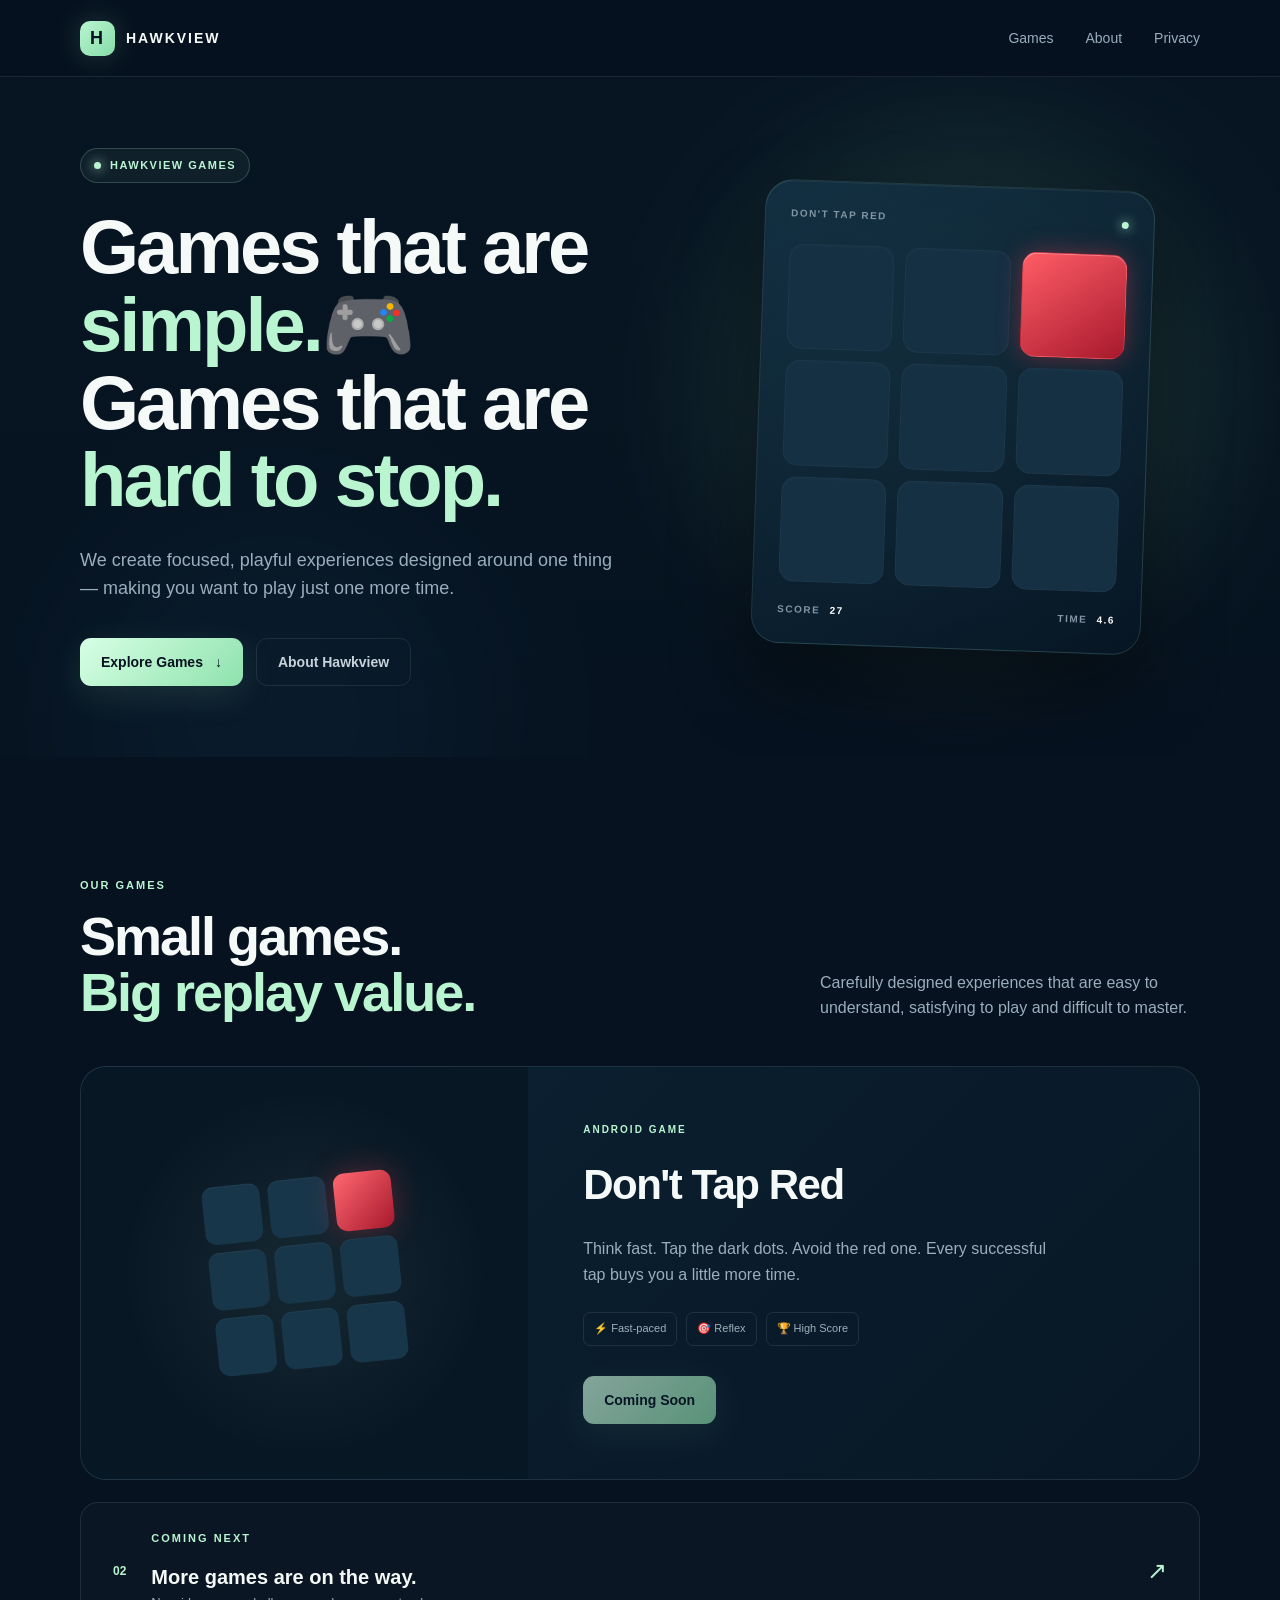
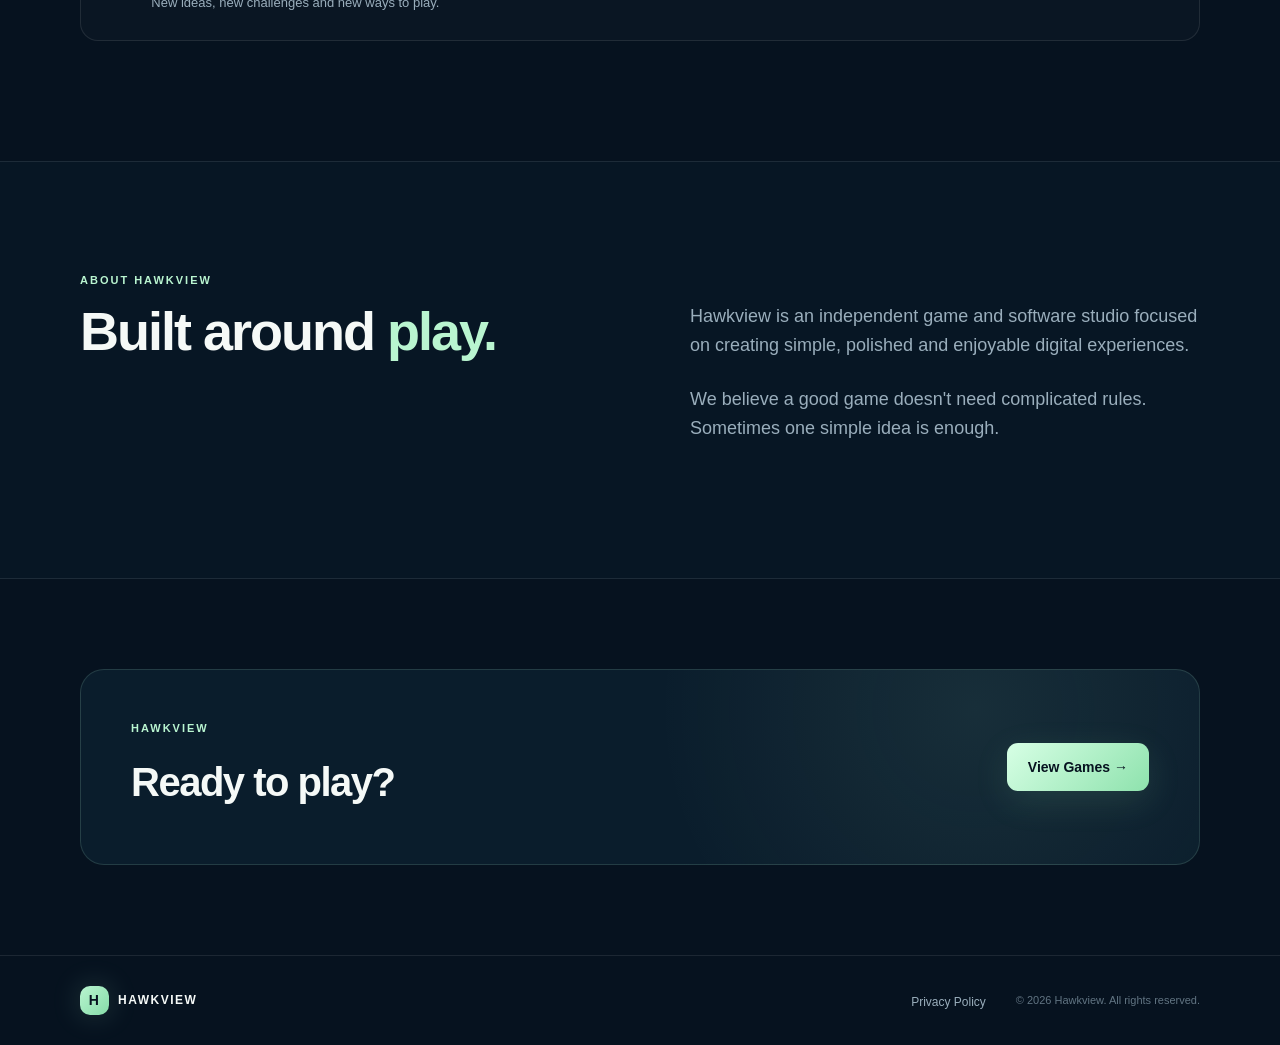
<file: index.html>
<!DOCTYPE html>
<html lang="en">
<head>
  <meta charset="UTF-8">
  <meta name="viewport" content="width=device-width, initial-scale=1.0">

  <title>Hawkview Games — Play. Challenge. Repeat.</title>
  <meta name="description" content="Hawkview creates simple, addictive and entertaining games for mobile and web.">

  <link rel="stylesheet" href="style.css">
</head>

<body>

  <header class="header">
    <div class="container nav">

      <a href="index.html" class="brand">
        <span class="brand-mark">H</span>
        <span>HAWKVIEW</span>
      </a>

      <nav>
        <a href="#games">Games</a>
        <a href="#about">About</a>
        <a href="privacy.html">Privacy</a>
      </nav>

    </div>
  </header>


  <main>

    <!-- HERO -->

    <section class="hero">

      <div class="hero-glow glow-one"></div>
      <div class="hero-glow glow-two"></div>

      <div class="container hero-content">

        <div class="hero-copy">

          <div class="pill">
            <span class="pulse"></span>
            HAWKVIEW GAMES
          </div>

          <h1>
            Games that are
            <span>simple.🎮</span><br>
            Games that are
            <span>hard to stop.</span>
          </h1>

          <p>
            We create focused, playful experiences designed around one thing —
            making you want to play just one more time.
          </p>

          <div class="hero-buttons">
            <a href="#games" class="button primary">
              Explore Games
              <span>↓</span>
            </a>

            <a href="#about" class="button ghost">
              About Hawkview
            </a>
          </div>

        </div>


        <!-- GAME VISUAL -->

        <div class="hero-visual">

          <div class="game-preview">

            <div class="preview-top">
              <span>DON'T TAP RED</span>
              <span class="live-dot"></span>
            </div>

            <div class="game-grid">

              <div class="dot"></div>
              <div class="dot"></div>
              <div class="dot red"></div>

              <div class="dot"></div>
              <div class="dot"></div>
              <div class="dot"></div>

              <div class="dot"></div>
              <div class="dot"></div>
              <div class="dot"></div>

            </div>

            <div class="preview-bottom">
              <span>SCORE <strong>27</strong></span>
              <span>TIME <strong>4.6</strong></span>
            </div>

          </div>

        </div>

      </div>

    </section>


    <!-- GAMES -->

    <section class="games" id="games">

      <div class="container">

        <div class="section-heading">
          <div>
            <div class="section-label">OUR GAMES</div>
            <h2>Small games.<br><span>Big replay value.</span></h2>
          </div>

          <p>
            Carefully designed experiences that are easy to understand,
            satisfying to play and difficult to master.
          </p>
        </div>


        <div class="game-card">

          <div class="game-card-visual">

            <div class="mini-grid">
              <i></i>
              <i></i>
              <i class="red-dot"></i>
              <i></i>
              <i></i>
              <i></i>
              <i></i>
              <i></i>
              <i></i>
            </div>

          </div>


          <div class="game-card-content">

            <div class="game-tag">ANDROID GAME</div>

            <h3>Don't Tap Red</h3>

            <p>
              Think fast. Tap the dark dots. Avoid the red one.
              Every successful tap buys you a little more time.
            </p>

            <div class="game-meta">
              <span>⚡ Fast-paced</span>
              <span>🎯 Reflex</span>
              <span>🏆 High Score</span>
            </div>

            <a href="#" class="button primary disabled">
              Coming Soon
            </a>

          </div>

        </div>


        <div class="coming-card">

          <div class="coming-number">02</div>

          <div>
            <div class="section-label">COMING NEXT</div>
            <h3>More games are on the way.</h3>
            <p>
              New ideas, new challenges and new ways to play.
            </p>
          </div>

          <div class="arrow">↗</div>

        </div>

      </div>

    </section>


    <!-- ABOUT -->

    <section class="about" id="about">

      <div class="container about-grid">

        <div>
          <div class="section-label">ABOUT HAWKVIEW</div>

          <h2>
            Built around
            <span>play.</span>
          </h2>
        </div>

        <div class="about-copy">

          <p>
            Hawkview is an independent game and software studio focused on
            creating simple, polished and enjoyable digital experiences.
          </p>

          <p>
            We believe a good game doesn't need complicated rules.
            Sometimes one simple idea is enough.
          </p>

        </div>

      </div>

    </section>


    <!-- CTA -->

    <section class="cta">

      <div class="container">

        <div class="cta-box">

          <div>
            <div class="section-label">HAWKVIEW</div>
            <h2>Ready to play?</h2>
          </div>

          <a href="#games" class="button primary">
            View Games →
          </a>

        </div>

      </div>

    </section>

  </main>


  <footer>

    <div class="container footer-content">

      <div class="footer-brand">
        <span class="brand-mark small">H</span>
        <span>HAWKVIEW</span>
      </div>

      <div class="footer-links">
        <a href="privacy.html">Privacy Policy</a>
      </div>

      <div class="copyright">
        © 2026 Hawkview. All rights reserved.
      </div>

    </div>

  </footer>

</body>
</html>
</file>
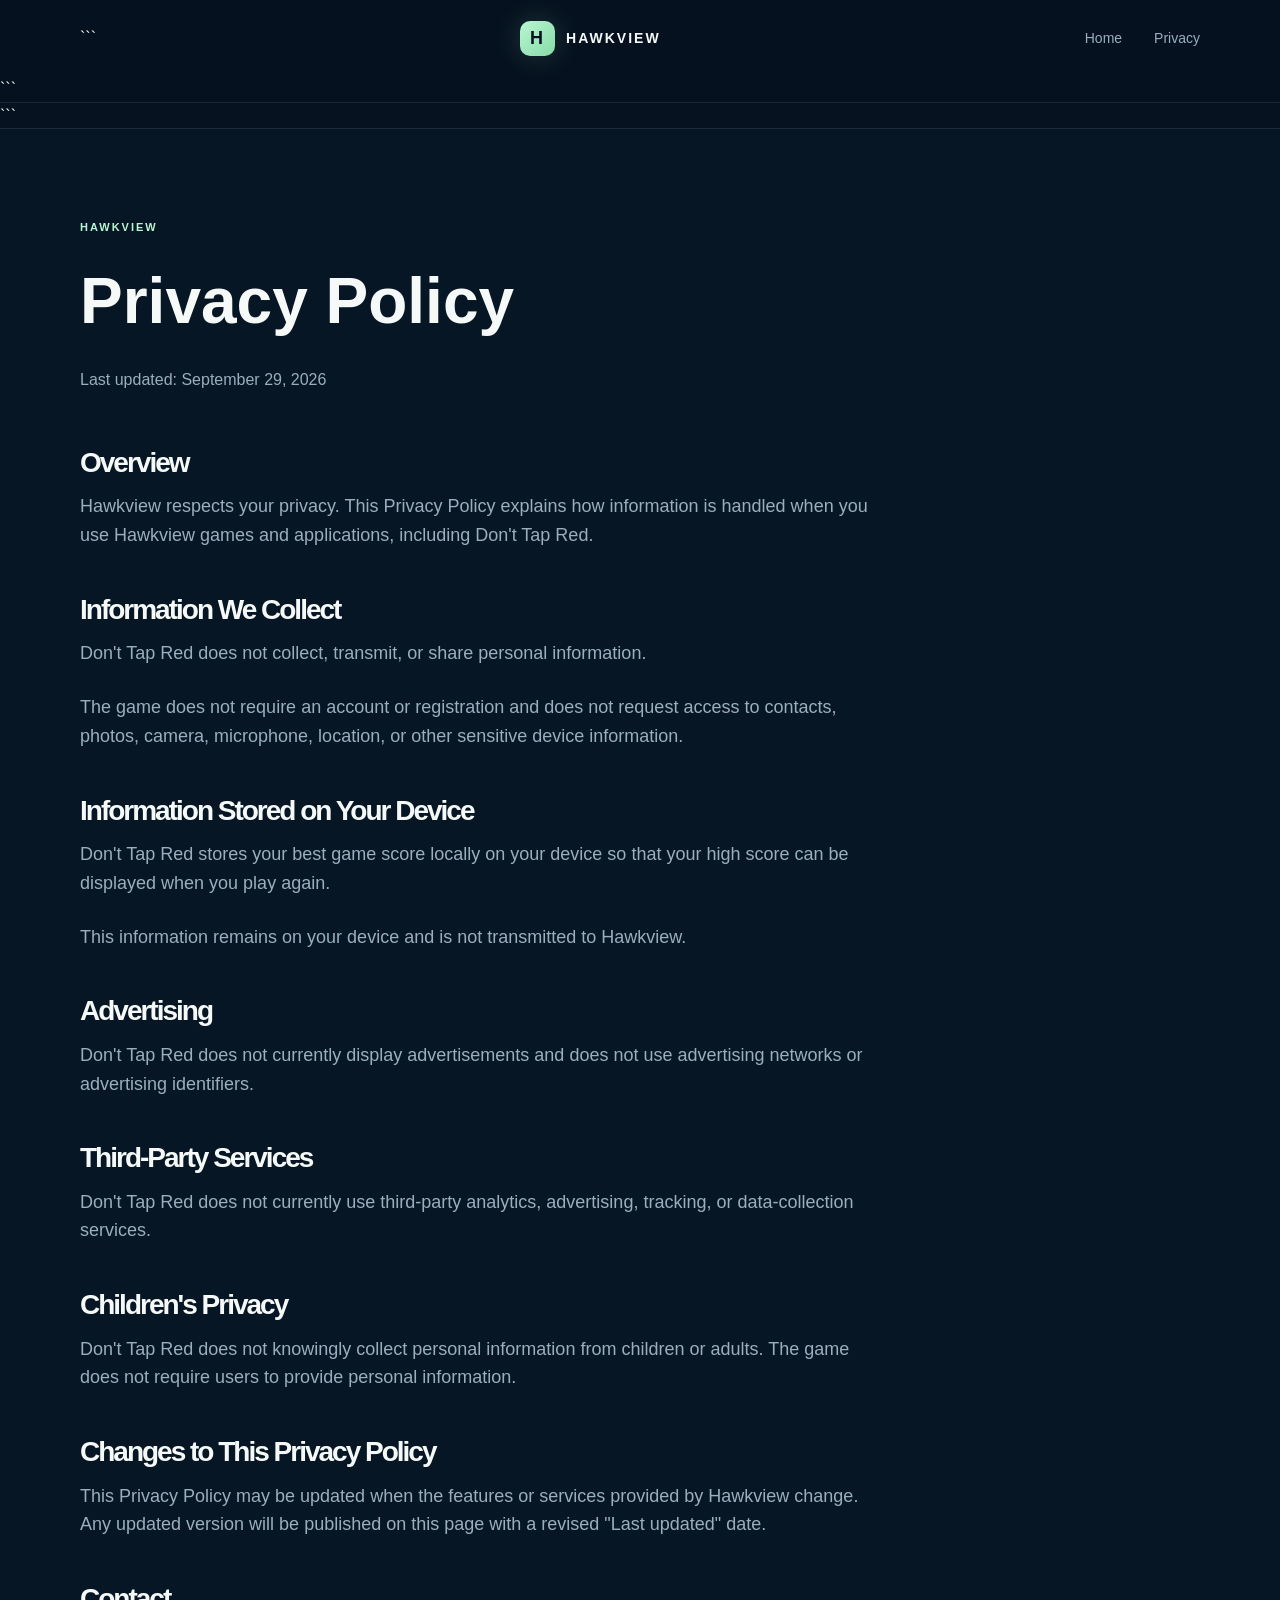
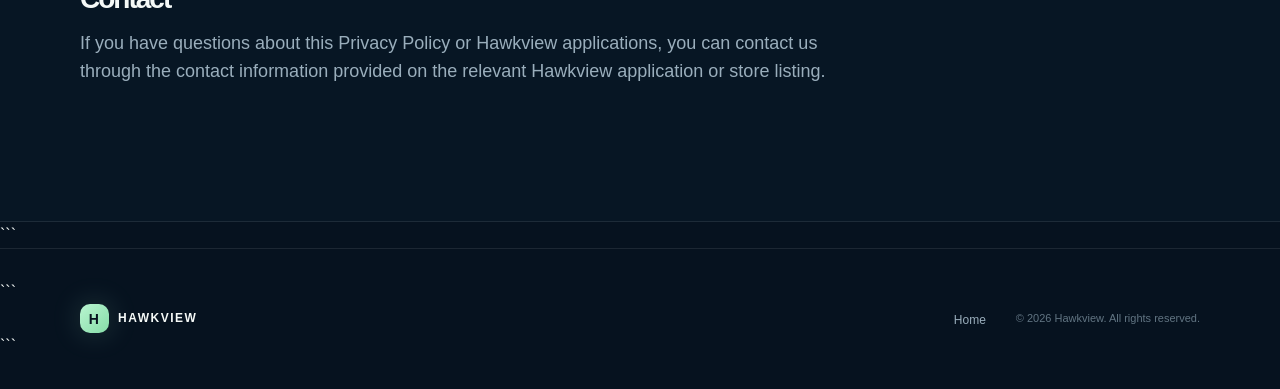
<file: privacy.html>
<!DOCTYPE html>

<html lang="en">
<head>
  <meta charset="UTF-8">
  <meta name="viewport" content="width=device-width, initial-scale=1.0">

  <title>Privacy Policy — Hawkview</title>
  <meta name="description" content="Privacy Policy for Hawkview games and applications.">

  <link rel="stylesheet" href="style.css">
</head>

<body>

  <header class="header">
    <div class="container nav">

```
  <a href="index.html" class="brand">
    <span class="brand-mark">H</span>
    <span>HAWKVIEW</span>
  </a>

  <nav>
    <a href="index.html">Home</a>
    <a href="privacy.html">Privacy</a>
  </nav>

</div>
```

  </header>

  <main>

```
<section class="about" style="padding-top: 90px;">

  <div class="container">

    <div class="section-label">HAWKVIEW</div>

    <h1 style="font-size: clamp(42px, 6vw, 64px); margin-bottom: 15px;">
      Privacy Policy
    </h1>

    <p style="color: var(--muted); margin-bottom: 55px;">
      Last updated: September 29, 2026
    </p>


    <div class="about-copy" style="max-width: 800px; padding-top: 0;">

      <h2 style="font-size: 28px; margin-bottom: 15px;">
        Overview
      </h2>

      <p>
        Hawkview respects your privacy. This Privacy Policy explains how
        information is handled when you use Hawkview games and applications,
        including Don't Tap Red.
      </p>


      <h2 style="font-size: 28px; margin: 45px 0 15px;">
        Information We Collect
      </h2>

      <p>
        Don't Tap Red does not collect, transmit, or share personal
        information.
      </p>

      <p>
        The game does not require an account or registration and does not
        request access to contacts, photos, camera, microphone, location,
        or other sensitive device information.
      </p>


      <h2 style="font-size: 28px; margin: 45px 0 15px;">
        Information Stored on Your Device
      </h2>

      <p>
        Don't Tap Red stores your best game score locally on your device so
        that your high score can be displayed when you play again.
      </p>

      <p>
        This information remains on your device and is not transmitted to
        Hawkview.
      </p>


      <h2 style="font-size: 28px; margin: 45px 0 15px;">
        Advertising
      </h2>

      <p>
        Don't Tap Red does not currently display advertisements and does
        not use advertising networks or advertising identifiers.
      </p>


      <h2 style="font-size: 28px; margin: 45px 0 15px;">
        Third-Party Services
      </h2>

      <p>
        Don't Tap Red does not currently use third-party analytics,
        advertising, tracking, or data-collection services.
      </p>


      <h2 style="font-size: 28px; margin: 45px 0 15px;">
        Children's Privacy
      </h2>

      <p>
        Don't Tap Red does not knowingly collect personal information from
        children or adults. The game does not require users to provide
        personal information.
      </p>


      <h2 style="font-size: 28px; margin: 45px 0 15px;">
        Changes to This Privacy Policy
      </h2>

      <p>
        This Privacy Policy may be updated when the features or services
        provided by Hawkview change. Any updated version will be published
        on this page with a revised "Last updated" date.
      </p>


      <h2 style="font-size: 28px; margin: 45px 0 15px;">
        Contact
      </h2>

      <p>
        If you have questions about this Privacy Policy or Hawkview
        applications, you can contact us through the contact information
        provided on the relevant Hawkview application or store listing.
      </p>

    </div>

  </div>

</section>
```

  </main>

  <footer>

```
<div class="container footer-content">

  <div class="footer-brand">
    <span class="brand-mark small">H</span>
    <span>HAWKVIEW</span>
  </div>

  <div class="footer-links">
    <a href="index.html">Home</a>
  </div>

  <div class="copyright">
    © 2026 Hawkview. All rights reserved.
  </div>

</div>
```

  </footer>

</body>
</html>
</file>
<file: style.css>
:root {
  --navy: #06121f;
  --navy-light: #0a1c2e;
  --card: #0c2133;
  --white: #f5f9f7;
  --muted: #9aaebc;
  --green: #b9f5d0;
  --green-bright: #d7ffe5;
  --border: rgba(255,255,255,0.09);
}

* {
  box-sizing: border-box;
  margin: 0;
  padding: 0;
}

html {
  scroll-behavior: smooth;
}

body {
  background: var(--navy);
  color: var(--white);
  font-family: Inter, -apple-system, BlinkMacSystemFont, "Segoe UI", sans-serif;
  line-height: 1.6;
}

a {
  color: inherit;
  text-decoration: none;
}

.container {
  width: min(1120px, calc(100% - 40px));
  margin: auto;
}


/* HEADER */

.header {
  position: relative;
  z-index: 10;
  border-bottom: 1px solid var(--border);
  background: rgba(6,18,31,0.75);
  backdrop-filter: blur(14px);
}

.nav {
  height: 76px;
  display: flex;
  align-items: center;
  justify-content: space-between;
}

.brand {
  display: flex;
  align-items: center;
  gap: 11px;
  font-size: 14px;
  font-weight: 800;
  letter-spacing: 2px;
}

.brand-mark {
  width: 35px;
  height: 35px;
  border-radius: 10px;
  display: grid;
  place-items: center;
  color: #06121f;
  background: linear-gradient(135deg, var(--green), #86dca8);
  font-weight: 900;
  font-size: 18px;
  box-shadow: 0 0 30px rgba(185,245,208,0.18);
}

.brand-mark.small {
  width: 29px;
  height: 29px;
  font-size: 14px;
}

nav {
  display: flex;
  gap: 32px;
}

nav a {
  color: var(--muted);
  font-size: 14px;
  transition: 0.2s;
}

nav a:hover {
  color: var(--white);
}


/* HERO */

.hero {
  position: relative;
  overflow: hidden;
  min-height: 680px;
  display: flex;
  align-items: center;
  background:
    radial-gradient(circle at 75% 45%, rgba(137,225,170,0.10), transparent 32%),
    linear-gradient(180deg, #071522 0%, #06121f 100%);
}

.hero-glow {
  position: absolute;
  width: 420px;
  height: 420px;
  border-radius: 50%;
  filter: blur(100px);
  opacity: 0.12;
  pointer-events: none;
}

.glow-one {
  background: #9af0bb;
  right: 8%;
  top: 15%;
}

.glow-two {
  background: #235f89;
  left: 5%;
  bottom: -25%;
}

.hero-content {
  position: relative;
  z-index: 2;
  display: grid;
  grid-template-columns: 1.05fr 0.95fr;
  gap: 80px;
  align-items: center;
}

.pill {
  display: inline-flex;
  align-items: center;
  gap: 9px;
  border: 1px solid rgba(185,245,208,0.2);
  background: rgba(185,245,208,0.05);
  color: var(--green);
  padding: 8px 13px;
  border-radius: 30px;
  font-size: 11px;
  font-weight: 700;
  letter-spacing: 1.5px;
  margin-bottom: 25px;
}

.pulse,
.live-dot {
  width: 7px;
  height: 7px;
  border-radius: 50%;
  background: var(--green);
  box-shadow: 0 0 12px var(--green);
}

.hero h1 {
  font-size: clamp(46px, 6vw, 76px);
  line-height: 1.02;
  letter-spacing: -3px;
  max-width: 720px;
}

.hero h1 span {
  color: var(--green);
}

.hero-copy > p {
  color: var(--muted);
  max-width: 560px;
  font-size: 18px;
  margin-top: 27px;
}

.hero-buttons {
  display: flex;
  gap: 13px;
  margin-top: 35px;
}

.button {
  display: inline-flex;
  align-items: center;
  justify-content: center;
  gap: 12px;
  min-height: 48px;
  padding: 0 21px;
  border-radius: 11px;
  font-size: 14px;
  font-weight: 700;
  transition: 0.25s ease;
}

.button.primary {
  background: linear-gradient(135deg, var(--green-bright), #8ee2ad);
  color: #06121f;
  box-shadow: 0 10px 35px rgba(148,231,176,0.12);
}

.button.primary:hover {
  transform: translateY(-2px);
  box-shadow: 0 15px 40px rgba(148,231,176,0.22);
}

.button.ghost {
  border: 1px solid var(--border);
  color: #c7d3da;
}

.button.ghost:hover {
  background: rgba(255,255,255,0.05);
}

.button.disabled {
  opacity: 0.6;
  cursor: default;
}


/* GAME PREVIEW */

.hero-visual {
  display: flex;
  justify-content: center;
}

.game-preview {
  width: min(390px, 100%);
  padding: 25px;
  border: 1px solid rgba(185,245,208,0.13);
  border-radius: 28px;
  background:
    linear-gradient(145deg, rgba(20,52,72,0.8), rgba(7,22,36,0.9));
  box-shadow:
    0 35px 80px rgba(0,0,0,0.45),
    inset 0 1px rgba(255,255,255,0.06);
  transform: rotate(2deg);
}

.preview-top,
.preview-bottom {
  display: flex;
  justify-content: space-between;
  align-items: center;
  color: #8195a3;
  font-size: 10px;
  letter-spacing: 1.5px;
  font-weight: 700;
}

.preview-top {
  margin-bottom: 22px;
}

.preview-bottom {
  margin-top: 20px;
}

.preview-bottom strong {
  color: white;
  margin-left: 5px;
}

.game-grid {
  display: grid;
  grid-template-columns: repeat(3, 1fr);
  gap: 11px;
}

.dot {
  aspect-ratio: 1;
  border-radius: 15px;
  background: #152f43;
  border: 1px solid rgba(255,255,255,0.04);
  box-shadow: inset 0 2px 4px rgba(255,255,255,0.02);
}

.dot.red {
  background: linear-gradient(145deg, #ff5d66, #a7192d);
  box-shadow:
    0 0 25px rgba(255,61,78,0.35),
    inset 0 1px rgba(255,255,255,0.3);
}


/* SECTIONS */

.games {
  padding: 120px 0;
}

.section-label {
  color: var(--green);
  font-size: 11px;
  font-weight: 800;
  letter-spacing: 2px;
  margin-bottom: 13px;
}

.section-heading {
  display: flex;
  justify-content: space-between;
  gap: 50px;
  align-items: end;
  margin-bottom: 45px;
}

.section-heading h2,
.about h2 {
  font-size: clamp(36px, 5vw, 54px);
  line-height: 1.05;
  letter-spacing: -2px;
}

.section-heading h2 span,
.about h2 span {
  color: var(--green);
}

.section-heading > p {
  color: var(--muted);
  max-width: 380px;
}


/* GAME CARD */

.game-card {
  display: grid;
  grid-template-columns: 0.8fr 1.2fr;
  overflow: hidden;
  border: 1px solid var(--border);
  border-radius: 26px;
  background: linear-gradient(135deg, #0b2234, #081725);
}

.game-card-visual {
  min-height: 370px;
  display: grid;
  place-items: center;
  background:
    radial-gradient(circle, rgba(185,245,208,0.08), transparent 60%),
    #081724;
}

.mini-grid {
  width: 190px;
  display: grid;
  grid-template-columns: repeat(3, 1fr);
  gap: 8px;
  transform: rotate(-6deg);
}

.mini-grid i {
  aspect-ratio: 1;
  border-radius: 11px;
  background: #18364a;
  box-shadow: inset 0 1px rgba(255,255,255,0.04);
}

.mini-grid .red-dot {
  background: linear-gradient(135deg, #ff6870, #a7192d);
  box-shadow: 0 0 30px rgba(255,55,75,0.3);
}

.game-card-content {
  padding: 55px;
}

.game-tag {
  color: var(--green);
  font-size: 10px;
  font-weight: 800;
  letter-spacing: 2px;
}

.game-card h3 {
  font-size: 42px;
  margin-top: 13px;
  letter-spacing: -1.5px;
}

.game-card p {
  color: var(--muted);
  max-width: 480px;
  margin: 18px 0;
  font-size: 16px;
}

.game-meta {
  display: flex;
  flex-wrap: wrap;
  gap: 9px;
  margin: 25px 0 30px;
}

.game-meta span {
  padding: 7px 10px;
  border: 1px solid var(--border);
  border-radius: 7px;
  color: #9fb0ba;
  font-size: 11px;
}


/* COMING CARD */

.coming-card {
  margin-top: 22px;
  padding: 27px 32px;
  border: 1px solid var(--border);
  border-radius: 18px;
  display: flex;
  align-items: center;
  gap: 25px;
  background: rgba(255,255,255,0.02);
}

.coming-number {
  font-size: 12px;
  color: var(--green);
  font-weight: 800;
}

.coming-card h3 {
  font-size: 20px;
}

.coming-card p {
  color: var(--muted);
  font-size: 13px;
}

.arrow {
  margin-left: auto;
  color: var(--green);
  font-size: 24px;
}


/* ABOUT */

.about {
  padding: 110px 0;
  border-top: 1px solid var(--border);
  border-bottom: 1px solid var(--border);
  background: #071624;
}

.about-grid {
  display: grid;
  grid-template-columns: 1fr 1fr;
  gap: 100px;
}

.about-copy {
  padding-top: 30px;
}

.about-copy p {
  color: var(--muted);
  font-size: 18px;
  margin-bottom: 25px;
}


/* CTA */

.cta {
  padding: 90px 0;
}

.cta-box {
  border: 1px solid rgba(185,245,208,0.14);
  border-radius: 24px;
  padding: 50px;
  display: flex;
  justify-content: space-between;
  align-items: center;
  background:
    radial-gradient(circle at 80% 20%, rgba(185,245,208,0.08), transparent 35%),
    #0a1d2c;
}

.cta-box h2 {
  font-size: 40px;
  letter-spacing: -1.5px;
}


/* FOOTER */

footer {
  border-top: 1px solid var(--border);
  padding: 30px 0;
}

.footer-content {
  display: flex;
  align-items: center;
  gap: 30px;
}

.footer-brand {
  display: flex;
  align-items: center;
  gap: 9px;
  font-size: 12px;
  font-weight: 800;
  letter-spacing: 1.5px;
}

.footer-links {
  margin-left: auto;
}

.footer-links a {
  color: var(--muted);
  font-size: 12px;
}

.copyright {
  color: #617482;
  font-size: 11px;
}


/* MOBILE */

@media (max-width: 800px) {

  .container {
    width: min(100% - 28px, 600px);
  }

  nav {
    gap: 15px;
  }

  nav a {
    font-size: 12px;
  }

  .hero {
    padding: 90px 0;
  }

  .hero-content {
    grid-template-columns: 1fr;
    gap: 60px;
  }

  .hero h1 {
    letter-spacing: -2px;
  }

  .hero-copy > p {
    font-size: 16px;
  }

  .hero-visual {
    justify-content: center;
  }

  .game-preview {
    transform: none;
  }

  .games,
  .about {
    padding: 80px 0;
  }

  .section-heading {
    display: block;
  }

  .section-heading > p {
    margin-top: 20px;
  }

  .game-card {
    grid-template-columns: 1fr;
  }

  .game-card-visual {
    min-height: 280px;
  }

  .game-card-content {
    padding: 32px;
  }

  .game-card h3 {
    font-size: 34px;
  }

  .about-grid {
    grid-template-columns: 1fr;
    gap: 20px;
  }

  .about-copy {
    padding-top: 0;
  }

  .cta-box {
    padding: 32px;
    display: block;
  }

  .cta-box .button {
    margin-top: 25px;
  }

  .footer-content {
    flex-wrap: wrap;
  }

  .footer-links {
    margin-left: 0;
  }

  .copyright {
    width: 100%;
  }
}
</file>
